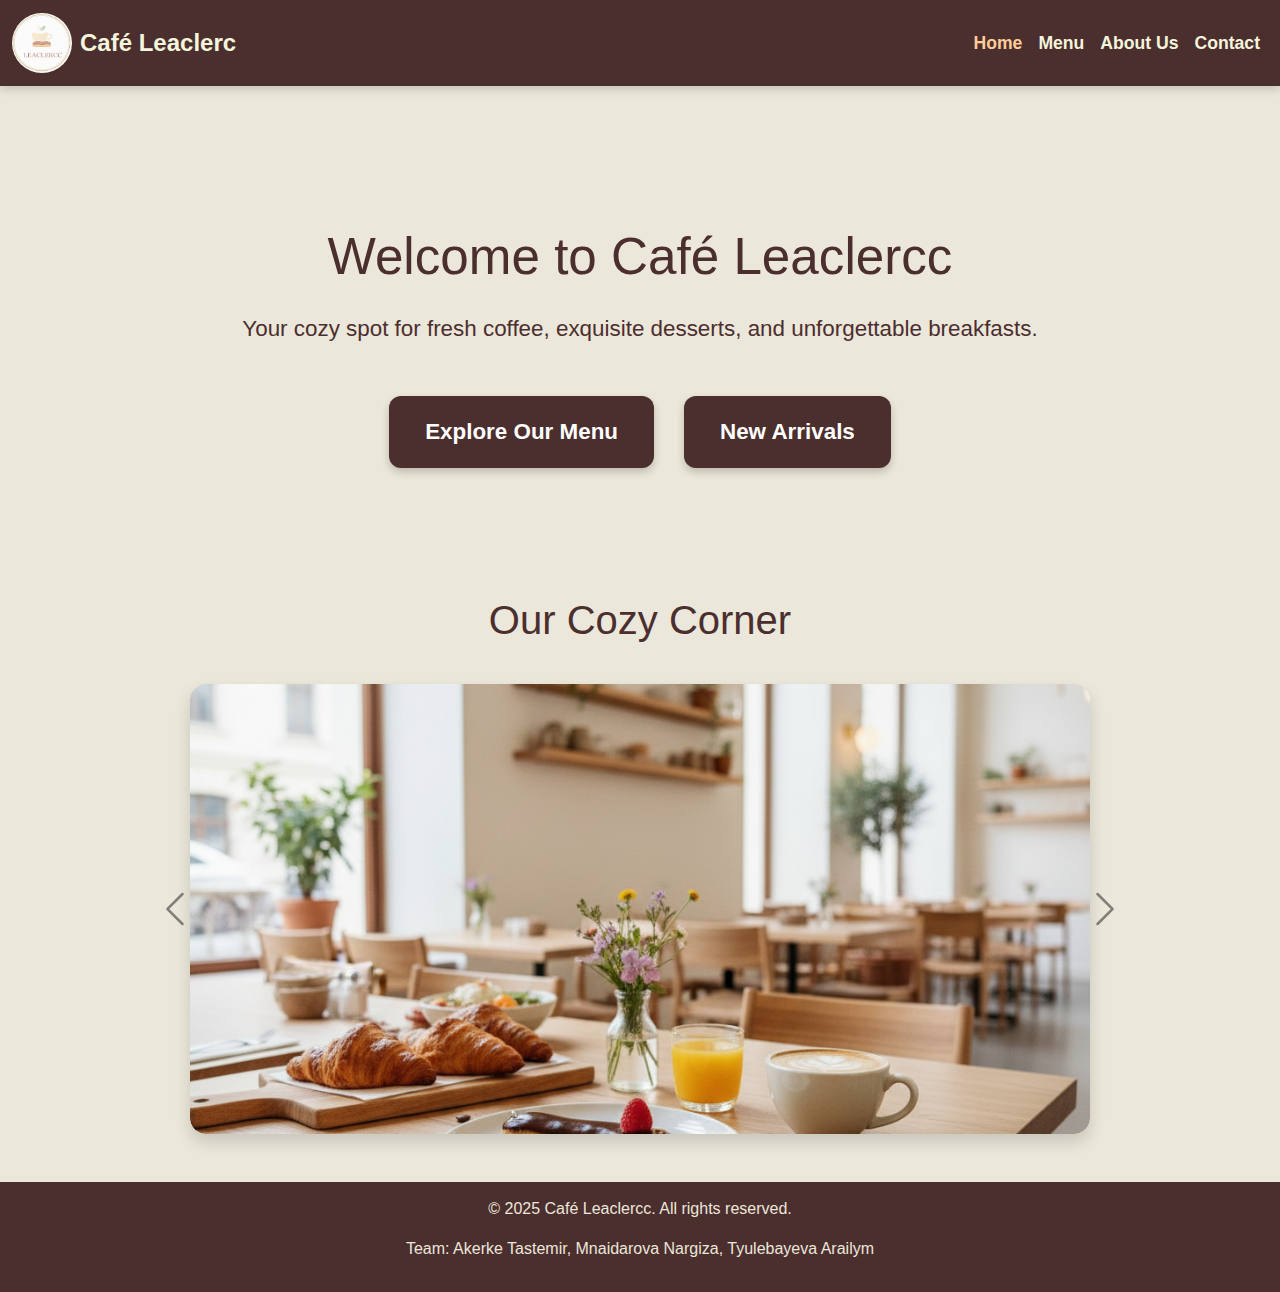
<file: index.html>
<!DOCTYPE html>
<html lang="en">
    <head>
        <meta charset="UTF-8">
        <meta name="viewport" content="width=device-width, initial-scale=1.0">
        <title>Café Leaclerc</title>
        <link href="https://cdn.jsdelivr.net/npm/bootstrap@5.3.0/dist/css/bootstrap.min.css" rel="stylesheet">
        <link rel="stylesheet" href="akerke.css">
    </head>
    <body class="index">

        <!-- Header & Navigation -->
        <header>
            <nav class="navbar navbar-expand-lg navbar-dark bg-dark">
                <div class="container-fluid">
                    <a class="navbar-brand d-flex align-items-center" href="index.html">
                        <img src="images/logo.png" alt="Café Leaclerc Logo" width="60" height="60" class="rounded-circle me-2">
                        Café Leaclerc
                    </a>
                    <!-- button for mobile menu -->
                    <button class="navbar-toggler" type="button" data-bs-toggle="collapse" data-bs-target="#navbarNav">
                        <span class="navbar-toggler-icon"></span>
                    </button>

                    <!-- Menu -->
                    <div class="collapse navbar-collapse" id="navbarNav">
                        <ul class="navbar-nav ms-auto">
                            <li class="nav-item"><a class="nav-link active" href="index.html">Home</a></li>
                            <li class="nav-item"><a class="nav-link" href="menu.html">Menu</a></li>
                            <li class="nav-item"><a class="nav-link" href="about.html">About Us</a></li>
                            <li class="nav-item"><a class="nav-link" href="contact.html">Contact</a></li>
                        </ul>
                    </div>
                </div>
            </nav>
        </header>

        <!-- Hero Section -->
        <section class="hero">
            <h1>Welcome to Café Leaclercс</h1>
            <p>Your cozy spot for fresh coffee, exquisite desserts, and unforgettable breakfasts.</p>
            <div class="hero-buttons">
                <a href="menu.html" class="btn explore-btn">Explore Our Menu</a>
                <a href="new.html" class="btn new-btn">New Arrivals</a>
            </div>
        </section>

        <!-- Gallery Section (Bootstrap Carousel) -->
        <section class="gallery text-center py-5">
            <h2>Our Cozy Corner</h2>
            <div id="cafeCarousel" class="carousel slide mx-auto" data-bs-ride="carousel" style="max-width: 900px;">
                <div class="carousel-inner rounded-4 shadow">

                    <div class="carousel-item active">
                        <img src="images/cafe1.png" class="d-block w-100 rounded-4" alt="Cafe interior">
                        <div class="carousel-caption d-none d-md-block">
                        <h5>Café Interior</h5>
                        </div>
                    </div>

                    <div class="carousel-item">
                        <img src="images/4.jpg" class="d-block w-100 rounded-4" alt="Table and coffee">
                        <div class="carousel-caption d-none d-md-block">
                        <h5>Table and Coffee</h5>
                        </div>
                    </div>

                    <div class="carousel-item">
                        <img src="images/Off.png" class="d-block w-100 rounded-4" alt="Our Waiters">
                        <div class="carousel-caption d-none d-md-block">
                        <h5>Our Waiters</h5>
                        </div>
                    </div>

                    <div class="carousel-item">
                        <img src="images/D.png" class="d-block w-100 rounded-4" alt="Desserts">
                        <div class="carousel-caption d-none d-md-block">
                        <h5>Sweet Treats</h5>
                        </div>
                    </div>

                    <div class="carousel-item">
                        <img src="images/P.png" class="d-block w-100 rounded-4" alt="Our Chefs">
                        <div class="carousel-caption d-none d-md-block">
                        <h5>Our Chefs</h5>
                        </div>
                    </div>

                    <div class="carousel-item">
                        <img src="images/F.png" class="d-block w-100 rounded-4" alt="Friendly Vibes">
                        <div class="carousel-caption d-none d-md-block">
                        <h5>Friendly Vibes</h5>
                        </div>
                    </div>

                    <div class="carousel-item">
                        <img src="images/B.png" class="d-block w-100 rounded-4" alt="Our Barista">
                        <div class="carousel-caption d-none d-md-block">
                        <h5>Our Barista</h5>
                        </div>
                    </div>

                    <div class="carousel-item">
                        <img src="images/View.png" class="d-block w-100 rounded-4" alt="Street View">
                        <div class="carousel-caption d-none d-md-block">
                        <h5>Street View</h5>
                        </div>
                    </div>

                    <div class="carousel-item">
                        <img src="images/Chair.png" class="d-block w-100 rounded-4" alt="Cozy Chairs">
                        <div class="carousel-caption d-none d-md-block">
                        <h5>Comfort Corner</h5>
                        </div>
                    </div>
                </div>

            <!-- Controls -->
            <button class="carousel-control-prev" type="button" data-bs-target="#cafeCarousel" data-bs-slide="prev">
                <span class="carousel-control-prev-icon"></span>
            </button>
            <button class="carousel-control-next" type="button" data-bs-target="#cafeCarousel" data-bs-slide="next">
                <span class="carousel-control-next-icon"></span>
            </button>
            </div>
        </section>

        <!-- Footer -->
        <footer>
            <p>© 2025 Café Leaclerсc. All rights reserved.</p>
            <p>Team: Akerke Tastemir, Mnaidarova Nargiza, Tyulebayeva Arailym</p>
        </footer>
        <!-- Bootstrap JS -->
        <script src="https://cdn.jsdelivr.net/npm/bootstrap@5.3.0/dist/js/bootstrap.bundle.min.js"></script>
    </body>
</html>
</file>
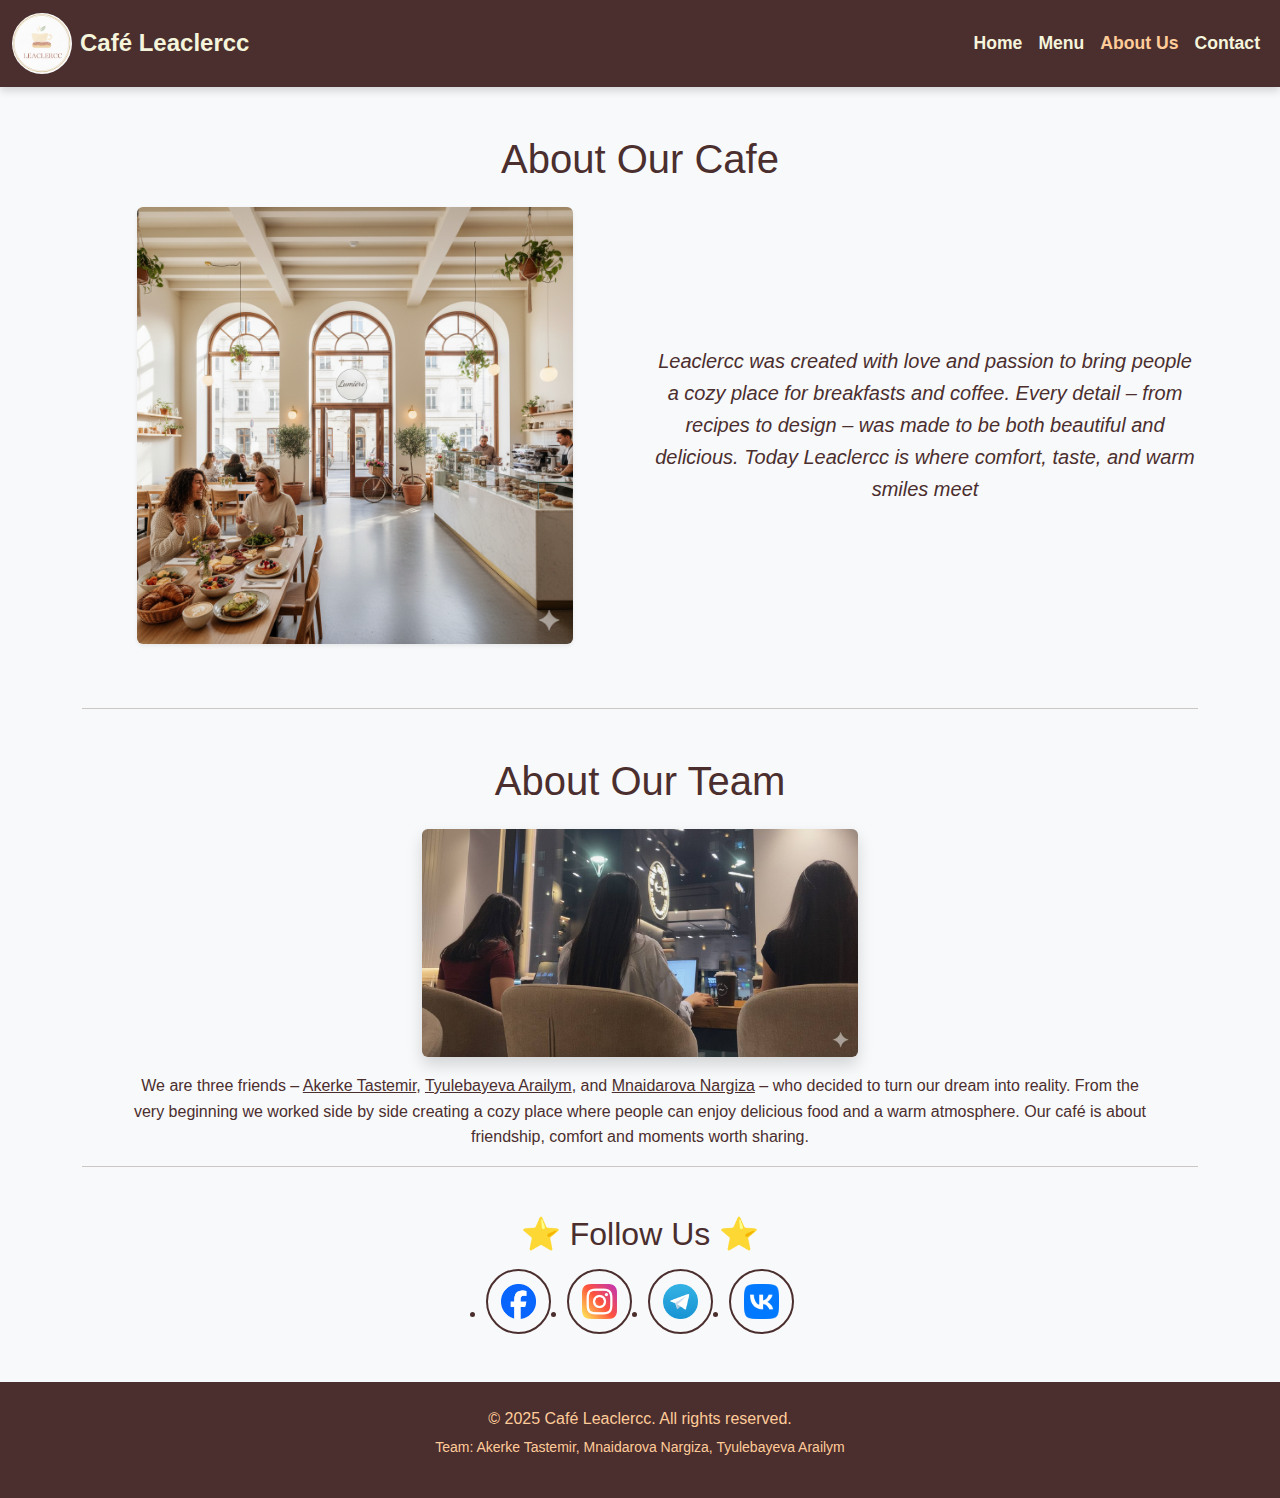
<file: about.html>
<!DOCTYPE html>
<html lang="en">
    <head>
    <meta charset="UTF-8" />
    <meta name="viewport" content="width=device-width, initial-scale=1.0" />
    <title>Contact – Café Leaclercc</title>

    <link href="https://cdn.jsdelivr.net/npm/bootstrap@5.3.3/dist/css/bootstrap.min.css" rel="stylesheet"/>
    <link rel="stylesheet" href="arai.css" />
    </head>
    <body class="about bg-light">
        <header>
            <nav class="navbar navbar-expand-lg navbar-dark" style="background-color:#4b2e2e;">
                <div class="container-fluid"> <a class="navbar-brand text-light fw-bold d-flex align-items-center"
                        href="index.html"> <img src="images/logo.png" alt="Café Leaclercc Logo" width="60"
                            class="me-2 rounded-circle" /> Café Leaclercc </a> <button class="navbar-toggler bg-light"
                        type="button" data-bs-toggle="collapse" data-bs-target="#navbarNav"> <span
                            class="navbar-toggler-icon"></span> </button>
                    <div class="collapse navbar-collapse justify-content-end" id="navbarNav">
                        <ul class="navbar-nav">
                            <li class="nav-item"><a class="nav-link text-light" href="index.html">Home</a></li>
                            <li class="nav-item"><a class="nav-link text-light" href="menu.html">Menu</a></li>
                            <li class="nav-item"><a class="nav-link active text-warning" href="about.html">About Us</a></li>
                            <li class="nav-item"><a class="nav-link text-light" href="contact.html">Contact</a></li>
                        </ul>
                    </div>
                </div>
            </nav>
        </header>
        <main class="container my-5">
            <section class="about-section text-center mb-5">
                <h1 class="mb-4">About Our Cafe</h1>
                <div class="row align-items-center">
                    <div class="col-lg-6 col-md-12 mb-3"> <img src="images/aboutimg.png" alt="Our Team"
                            class="img-fluid rounded shadow-sm" /> </div>
                    <div class="col-lg-6 col-md-12">
                        <p class="lead fst-italic"> Leaclercc was created with love and passion to bring people a cozy place
                            for breakfasts and coffee. Every detail – from recipes to design – was made to be both beautiful
                            and delicious. Today Leaclercc is where comfort, taste, and warm smiles meet </p>
                    </div>
                </div>
            </section>
            <hr />
            <section class="team-section text-center mt-5">
                <h1 class="mb-4">About Our Team</h1>
                <div class="row justify-content-center">
                    <div class="col-lg-6 col-md-8"> <img src="images/uss.jpg" alt="Girls Team"
                            class="img-fluid rounded shadow mb-3" /> </div>
                </div>
                <p class="px-lg-5"> We are three friends – <u>Akerke Tastemir</u>, <u>Tyulebayeva Arailym</u>, and
                    <u>Mnaidarova Nargiza</u> – who decided to turn our dream into reality. From the very beginning we
                    worked side by side creating a cozy place where people can enjoy delicious food and a warm atmosphere.
                    Our café is about friendship, comfort and moments worth sharing. </p>
            </section>
            <hr />
            <section class="social-links text-center mt-5">
                <h2 class="mb-3">&#11088; Follow Us &#11088;</h2>
                <ul class="social d-flex justify-content-center gap-3 flex-wrap p-0 m-0">
                    <li class="as1"> <a href="https://facebook.com/" target="_blank"> <img src="images/fac.png" width="40"
                                alt="Facebook" /> </a> </li>
                    <li class="as2"> <a href="https://instagram.com/" target="_blank"> <img src="images/ins.png" width="40"
                                alt="Instagram" /> </a> </li>
                    <li class="as3"> <a href="https://web.telegram.org/a/" target="_blank"> <img src="images/teleg.png"
                                width="40" alt="Telegram" /> </a> </li>
                    <li class="as4"> <a href="https://vk.com/" target="_blank"> <img src="images/vk1.png" width="40"
                                alt="VK" /> </a> </li>
                </ul>
            </section>
        </main>
        <footer class="text-center mt-5 py-4" style="background-color:#4b2e2e; color:#ffcc99;">
            <p class="mb-1">© 2025 Café Leaclercc. All rights reserved.</p>
            <p class="small">Team: Akerke Tastemir, Mnaidarova Nargiza, Tyulebayeva Arailym</p>
        </footer>
        <script src="https://cdn.jsdelivr.net/npm/bootstrap@5.3.3/dist/js/bootstrap.bundle.min.js"></script>
    </body>
</html>
</file>
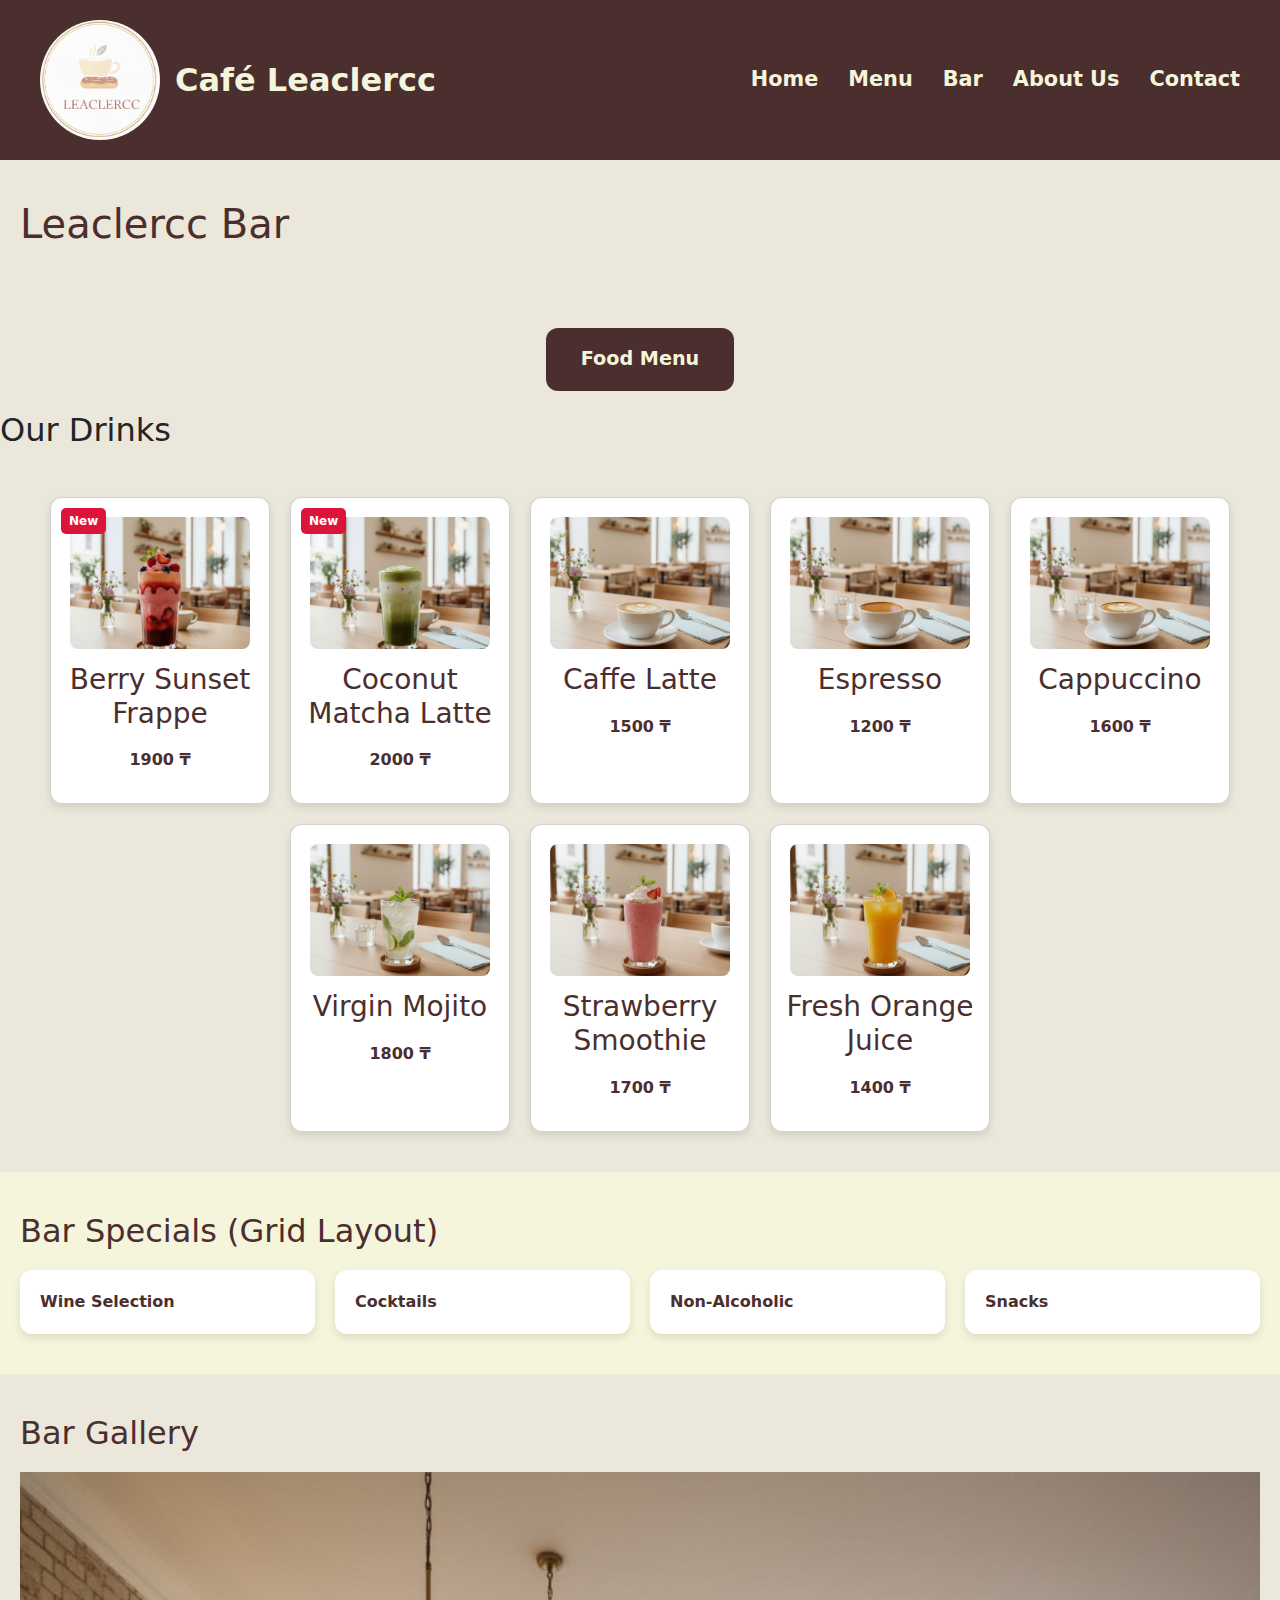
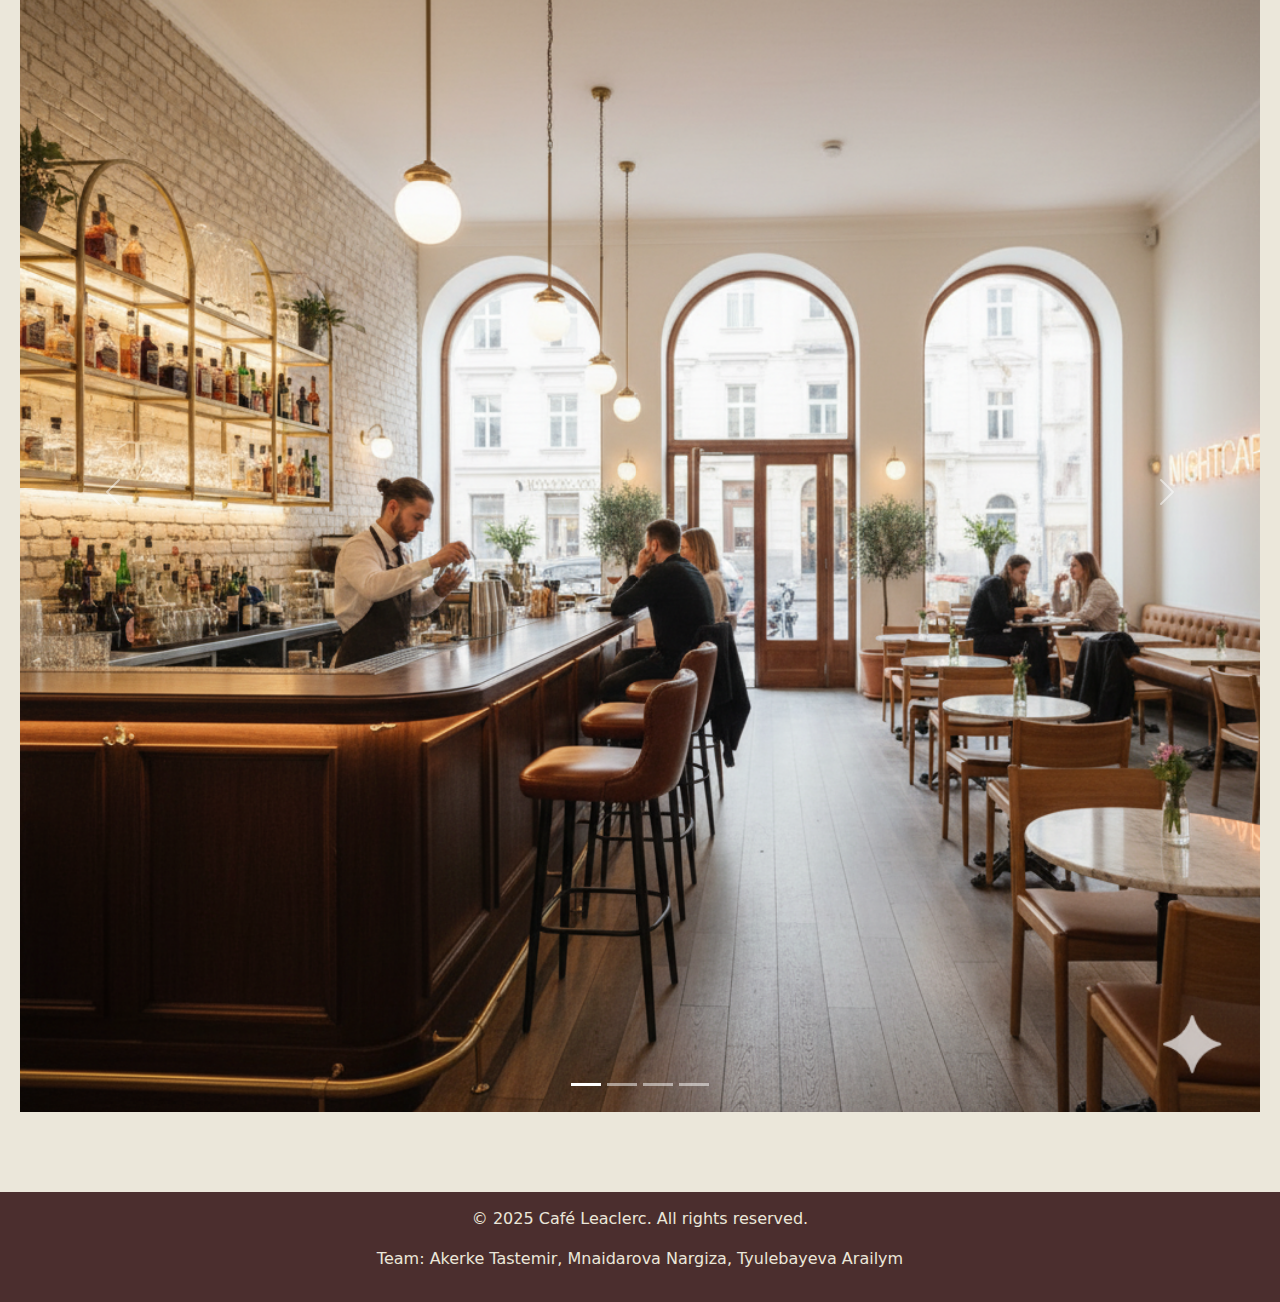
<file: bar.html>
<!DOCTYPE html>
<html lang="en">
    <head>
        <meta charset="UTF-8">
        <title>Bar Menu</title>
        <link rel="stylesheet" href="style.css">
            <!-- Bootstrap CSS -->
            <link href="https://cdn.jsdelivr.net/npm/bootstrap@5.3.3/dist/css/bootstrap.min.css" rel="stylesheet">
            <!-- Bootstrap JS -->
            <script src="https://cdn.jsdelivr.net/npm/bootstrap@5.3.3/dist/js/bootstrap.bundle.min.js"></script>

    </head>
    <body class="bar">

    <header>
    <nav>
        <div class="logo">
        <img src="images/logo.png" alt="Café Leaclerc Logo">
        <span>Café Leaclercс</span>
        </div>
        <ul>
        <li><a href="index.html">Home</a></li>
        <li><a href="menu.html">Menu</a></li>
        <li><a href="bar.html">Bar</a></li>
        <li><a href="about.html">About Us</a></li>
        <li><a href="contact.html">Contact</a></li>
        </ul>
    </nav>
    </header>

    <section class="bar-section">
    <h1>Leaclercс Bar</h1>
    </section>

    <nav class="submenu">
    <a href="menu.html">Food Menu</a>
    </nav>

    <div class="section" id="drinks">
    <h2>Our Drinks</h2>
    <div class="cards">
        <div class="card">
        <span class="new-label">New</span>
        <img src="images/berryfrappe.jpg" alt="Berry Sunset Frappe">
        <h3>Berry Sunset Frappe</h3>
        <p class="price">1900 ₸</p>
        </div>
        <div class="card">
        <span class="new-label">New</span>
        <img src="images/matchalatte.jpg" alt="Coconut Matcha Latte">
        <h3>Coconut Matcha Latte</h3>
        <p class="price">2000 ₸</p>
        </div>
        <div class="card">
        <img src="images/latte.jpg" alt="Caffe Latte">
        <h3>Caffe Latte</h3>
        <p class="price">1500 ₸</p>
        </div>
        <div class="card">
        <img src="images/espresso.jpg" alt="Espresso">
        <h3>Espresso</h3>
        <p class="price">1200 ₸</p>
        </div>
        <div class="card">
        <img src="images/cappuccino.jpg" alt="Cappuccino">
        <h3>Cappuccino</h3>
        <p class="price">1600 ₸</p>
        </div>
        <div class="card">
        <img src="images/mojito.jpg" alt="Virgin Mojito">
        <h3>Virgin Mojito</h3>
        <p class="price">1800 ₸</p>
        </div>
        <div class="card">
        <img src="images/strawberrysmoothie.jpg" alt="Strawberry Smoothie">
        <h3>Strawberry Smoothie</h3>
        <p class="price">1700 ₸</p>
        </div>
        <div class="card">
        <img src="images/orangejuice.jpg" alt="Fresh Orange Juice">
        <h3>Fresh Orange Juice</h3>
        <p class="price">1400 ₸</p>
        </div>
    </div>
    </div>

    <!-- Task 3: Grid Layout -->
    <section class="grid-layout">
    <h2>Bar Specials (Grid Layout)</h2>
    <div class="grid-container">
        <div class="grid-item">Wine Selection</div>
        <div class="grid-item">Cocktails</div>
        <div class="grid-item">Non-Alcoholic</div>
        <div class="grid-item">Snacks</div>
    </div>
    </section>

    <!-- Task 4: Gallery -->
    <section class="gallery">
    <h2>Bar Gallery</h2>

    <div id="barCarousel" class="carousel slide" data-bs-ride="carousel">
        <div class="carousel-indicators">
        <button type="button" data-bs-target="#barCarousel" data-bs-slide-to="0" class="active"></button>
        <button type="button" data-bs-target="#barCarousel" data-bs-slide-to="1"></button>
        <button type="button" data-bs-target="#barCarousel" data-bs-slide-to="2"></button>
        <button type="button" data-bs-target="#barCarousel" data-bs-slide-to="3"></button>
        </div>

        <div class="carousel-inner">
        <div class="carousel-item active">
            <img src="images/gallery1.jpg" class="d-block w-100" alt="Bar Interior">
        </div>
        <div class="carousel-item">
            <img src="images/gallery2.jpg" class="d-block w-100" alt="Cocktail">
        </div>
        <div class="carousel-item">
            <img src="images/gallery3.jpg" class="d-block w-100" alt="Barista at Work">
        </div>
        <div class="carousel-item">
            <img src="images/gallery4.jpg" class="d-block w-100" alt="Evening Vibes">
        </div>
        </div>

        <button class="carousel-control-prev" type="button" data-bs-target="#barCarousel" data-bs-slide="prev">
        <span class="carousel-control-prev-icon"></span>
        </button>
        <button class="carousel-control-next" type="button" data-bs-target="#barCarousel" data-bs-slide="next">
        <span class="carousel-control-next-icon"></span>
        </button>
    </div>
    </section>


    <footer>
    <p>© 2025 Café Leaclerc. All rights reserved.</p>
    <p>Team: Akerke Tastemir, Mnaidarova Nargiza, Tyulebayeva Arailym</p>
    </footer>

    </body>
</html>
</file>
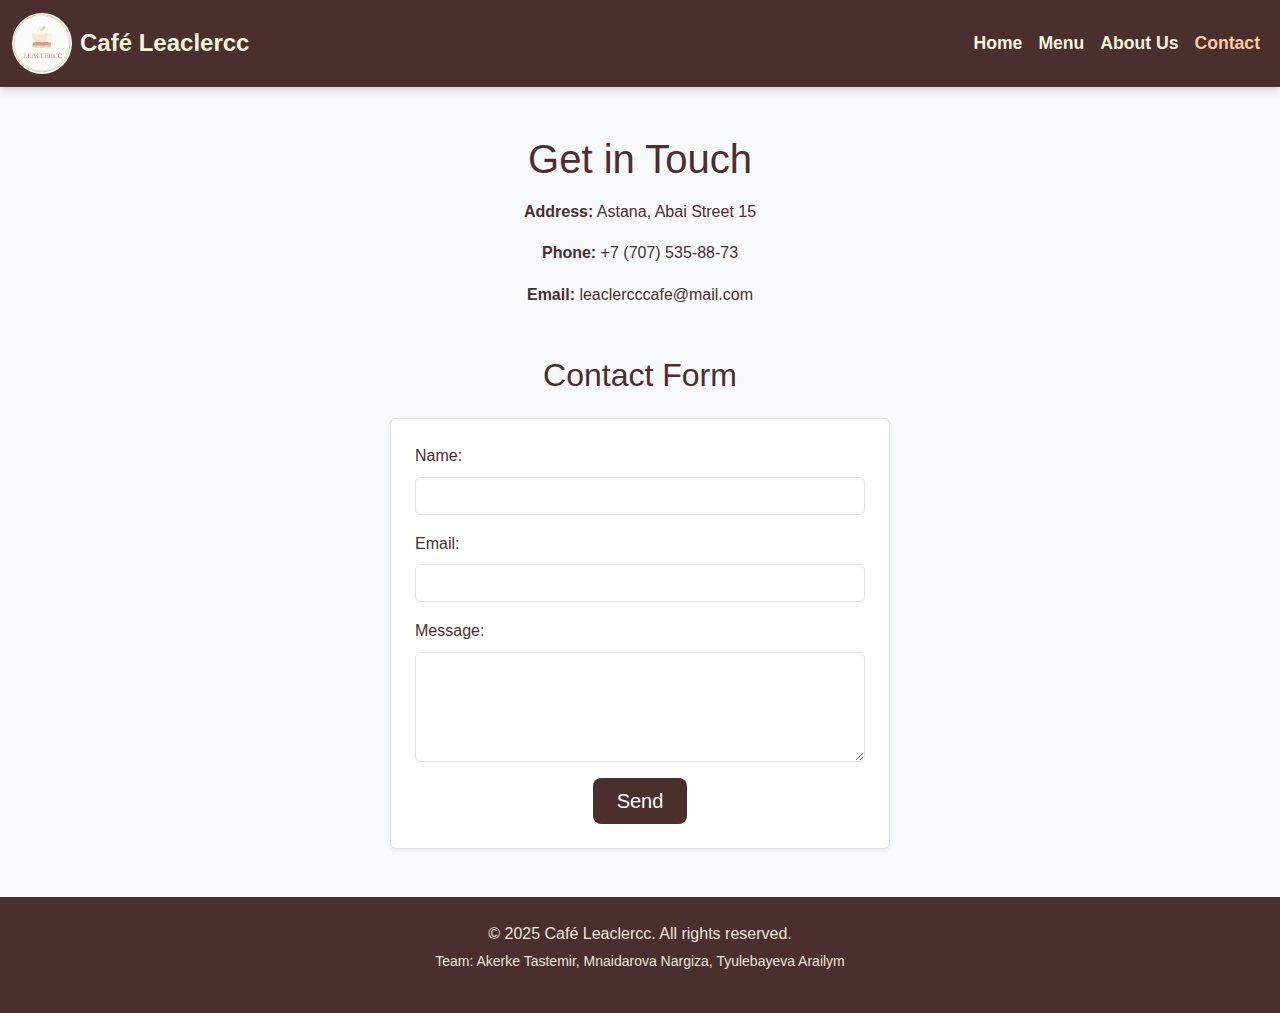
<file: contact.html>
<!DOCTYPE html>
<html lang="en">
    <head>
        <meta charset="UTF-8" />
        <meta name="viewport" content="width=device-width, initial-scale=1.0" />
        <title>Contact – Café Leaclercc</title>
        <link
            href="https://cdn.jsdelivr.net/npm/bootstrap@5.3.3/dist/css/bootstrap.min.css"
            rel="stylesheet"
        />

        <link rel="stylesheet" href="arai.css" />
    </head>
    <body class="contact bg-light">
        <header>
            <nav class="navbar navbar-expand-lg" style="background-color:#4b2e2e;">
                <div class="container-fluid"> <a class="navbar-brand text-light fw-bold d-flex align-items-center"
                        href="index.html"> <img src="images/logo.png" alt="Café Leaclercc Logo" width="60"
                            class="me-2 rounded-circle" /> Café Leaclercc </a> <button class="navbar-toggler bg-light"
                        type="button" data-bs-toggle="collapse" data-bs-target="#nav"> <span
                            class="navbar-toggler-icon"></span> </button>
                    <div class="collapse navbar-collapse justify-content-end" id="nav">
                        <ul class="navbar-nav">
                            <li class="nav-item"><a class="nav-link text-light" href="index.html">Home</a></li>
                            <li class="nav-item"><a class="nav-link text-light" href="menu.html">Menu</a></li>
                            <li class="nav-item"><a class="nav-link text-light" href="about.html">About Us</a></li>
                            <li class="nav-item"><a class="nav-link active text-warning" href="contact.html">Contact</a>
                            </li>
                        </ul>
                    </div>
                </div>
            </nav>
        </header>
        <main class="container my-5">
            <section class="contacts text-center mb-5">
                <h1 class="mb-3">Get in Touch</h1>
                <p><strong>Address:</strong> Astana, Abai Street 15</p>
                <p><strong>Phone:</strong> +7 (707) 535-88-73</p>
                <p><strong>Email:</strong> leaclercccafe@mail.com</p>
            </section>
            <section class="form-section">
                <h2 class="text-center mb-4">Contact Form</h2>
                <form class="mx-auto p-4 border rounded shadow-sm bg-white" style="max-width:500px;">
                    <div class="mb-3"> <label for="name" class="form-label">Name:</label> <input type="text" id="name"
                            name="name" class="form-control" required /> </div>
                    <div class="mb-3"> <label for="email" class="form-label">Email:</label> <input type="email" id="email"
                            name="email" class="form-control" required /> </div>
                    <div class="mb-3"> <label for="message" class="form-label">Message:</label> <textarea id="message"
                            name="message" rows="4" class="form-control" required></textarea> </div>
                    <div class="text-center"> <button type="submit" class="btn btn-primary btn-lg px-4">Send</button> </div>
                </form>
            </section>
        </main>
        <footer class="text-center mt-5 py-4" style="background-color:#4b2e2e; color:#EBE7DA;">
            <p class="mb-1">© 2025 Café Leaclercc. All rights reserved.</p>
            <p class="small">Team: Akerke Tastemir, Mnaidarova Nargiza, Tyulebayeva Arailym</p>
        </footer>
        <script src="https://cdn.jsdelivr.net/npm/bootstrap@5.3.3/dist/js/bootstrap.bundle.min.js"></script>
    </body>
</html>
</file>
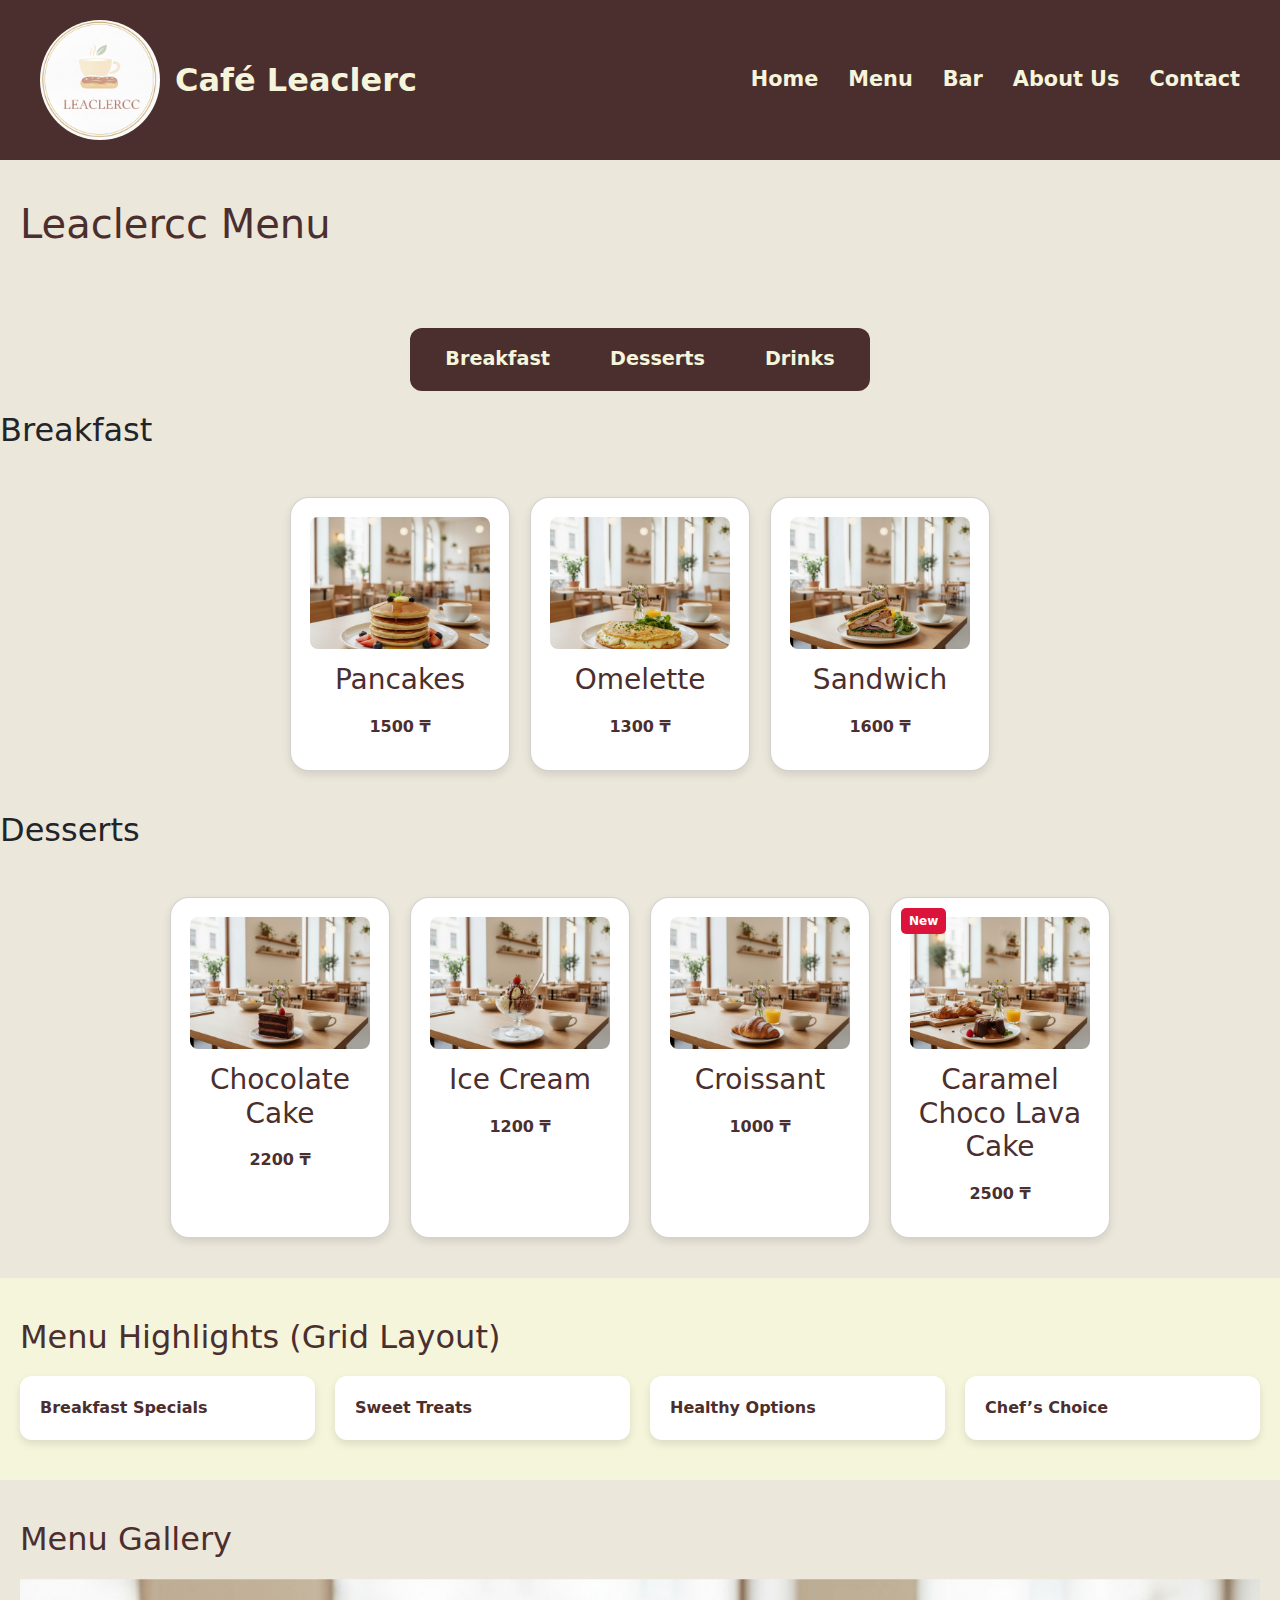
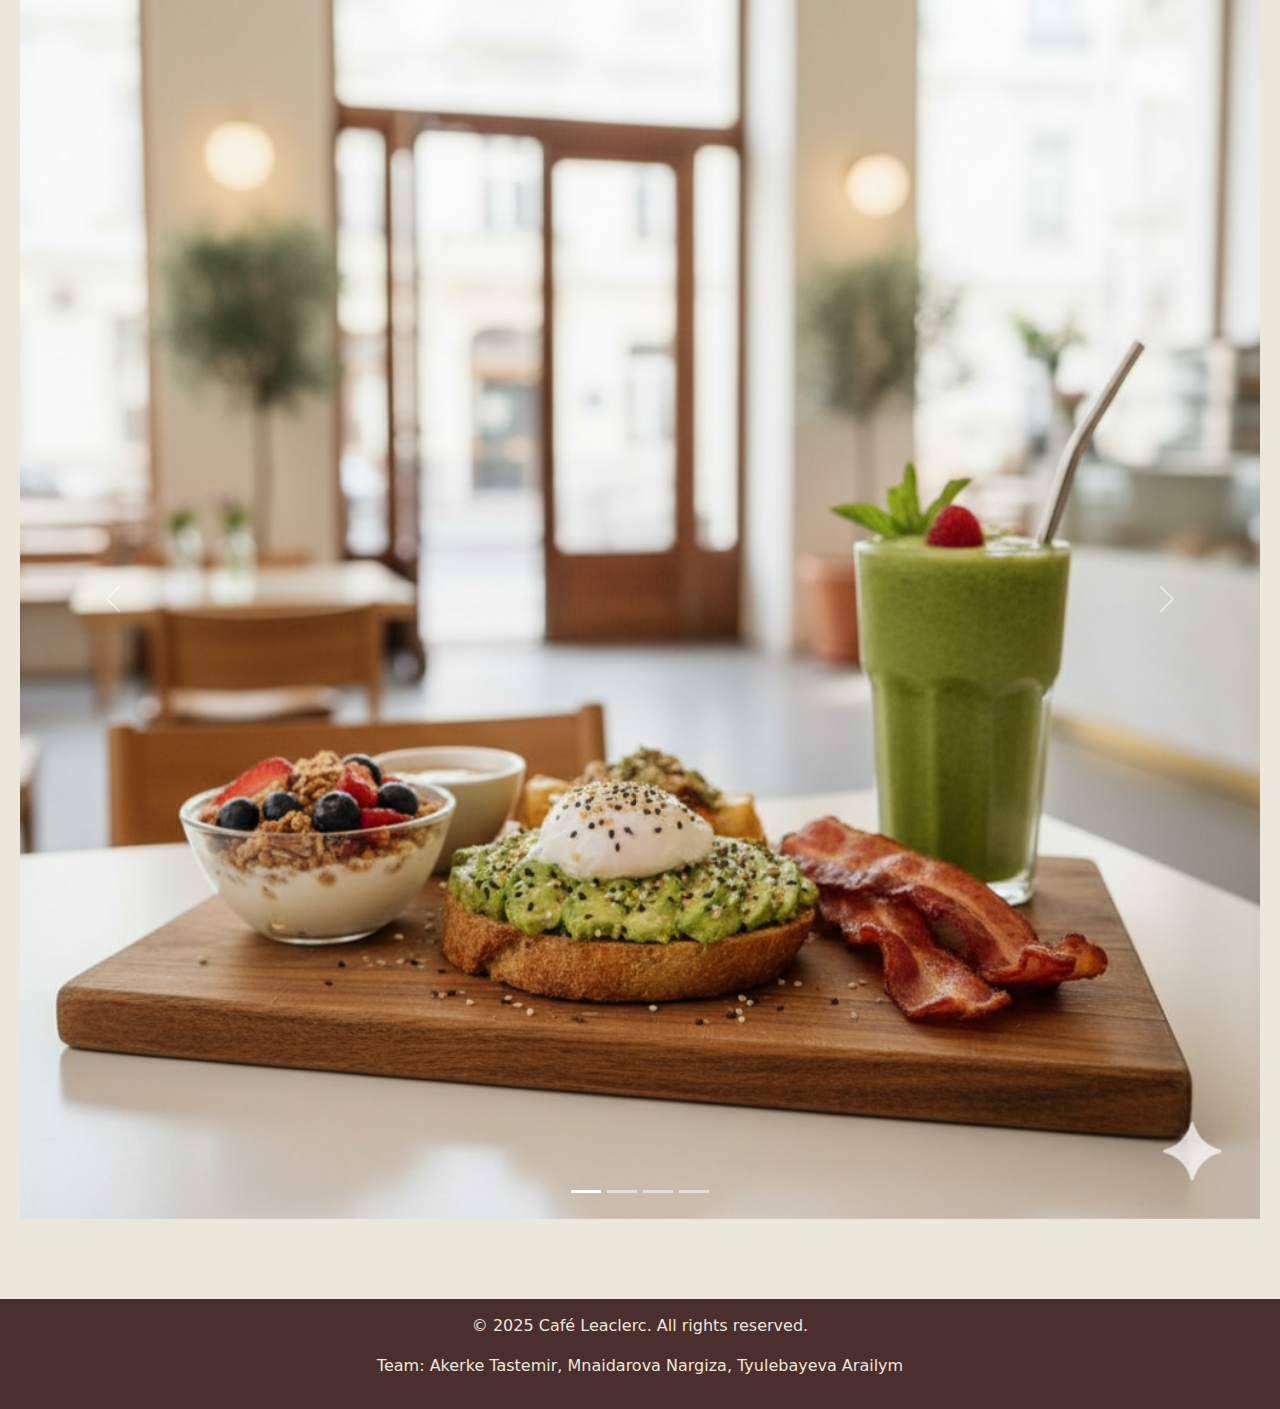
<file: menu.html>
<!DOCTYPE html>
<html lang="en">
    <head>
        <meta charset="UTF-8">
        <title>Food Menu</title>
        <link rel="stylesheet" href="style.css">
        <!-- Bootstrap CSS -->
        <link href="https://cdn.jsdelivr.net/npm/bootstrap@5.3.3/dist/css/bootstrap.min.css" rel="stylesheet">
        <meta name="viewport" content="width=device-width, initial-scale=1.0">
    </head>
    <body class="menu">

        <header>
            <nav>
                <div class="logo">
                    <img src="images/logo.png" alt="Café Leaclerc Logo">
                    <span>Café Leaclerc</span>
                </div>
                <ul>
                    <li><a href="index.html">Home</a></li>
                    <li><a href="menu.html">Menu</a></li>
                    <li><a href="bar.html">Bar</a></li>
                    <li><a href="about.html">About Us</a></li>
                    <li><a href="contact.html">Contact</a></li>
                </ul>
            </nav>
        </header>

        <section class="menu-section">
            <h1>Leaclercс Menu</h1>
        </section>

        <nav class="submenu">
            <a href="#breakfast">Breakfast</a>
            <a href="#desserts">Desserts</a>
            <a href="bar.html">Drinks</a>
        </nav>

        <div class="section" id="breakfast">
            <h2>Breakfast</h2>
            <div class="cards">
                <div class="card">
                    <img src="images/pancakes.jpg" alt="Pancakes">
                    <h3>Pancakes</h3>
                    <p class="price">1500 ₸</p>
                </div>
                <div class="card">
                    <img src="images/omelette.jpg" alt="Omelette">
                    <h3>Omelette</h3>
                    <p class="price">1300 ₸</p>
                </div>
                <div class="card">
                    <img src="images/sandwich.jpg" alt="Sandwich">
                    <h3>Sandwich</h3>
                    <p class="price">1600 ₸</p>
                </div>
            </div>
        </div>

        <div class="section" id="desserts">
            <h2>Desserts</h2>
            <div class="cards">
                <div class="card">
                    <img src="images/chocolatecake.jpg" alt="Chocolate Cake">
                    <h3>Chocolate Cake</h3>
                    <p class="price">2200 ₸</p>
                </div>
                <div class="card">
                    <img src="images/icecream.jpg" alt="Ice Cream">
                    <h3>Ice Cream</h3>
                    <p class="price">1200 ₸</p>
                </div>
                <div class="card">
                    <img src="images/croissant.jpg" alt="Croissant">
                    <h3>Croissant</h3>
                    <p class="price">1000 ₸</p>
                </div>
                <div class="card">
                    <span class="new-label">New</span>
                    <img src="images/lavacake.jpg" alt="Caramel Choco Lava Cake">
                    <h3>Caramel Choco Lava Cake</h3>
                    <p class="price">2500 ₸</p>
                </div>
            </div>
        </div>

        <!-- Task 3: Grid Layout -->
        <section class="grid-layout">
            <h2>Menu Highlights (Grid Layout)</h2>
            <div class="grid-container">
                <div class="grid-item">Breakfast Specials</div>
                <div class="grid-item">Sweet Treats</div>
                <div class="grid-item">Healthy Options</div>
                <div class="grid-item">Chef’s Choice</div>
            </div>
        </section>

        <!-- Task 4: Gallery -->
        <section class="gallery">
        <h2>Menu Gallery</h2>

        <div id="menuCarousel" class="carousel slide" data-bs-ride="carousel">
            <div class="carousel-indicators">
            <button type="button" data-bs-target="#menuCarousel" data-bs-slide-to="0" class="active"></button>
            <button type="button" data-bs-target="#menuCarousel" data-bs-slide-to="1"></button>
            <button type="button" data-bs-target="#menuCarousel" data-bs-slide-to="2"></button>
            <button type="button" data-bs-target="#menuCarousel" data-bs-slide-to="3"></button>
            </div>

            <div class="carousel-inner">
            <div class="carousel-item active">
                <img src="images/gallery5.jpg" class="d-block w-100" alt="Breakfast Dish">
            </div>
            <div class="carousel-item">
                <img src="images/gallery6.jpg" class="d-block w-100" alt="Dessert Plate">
            </div>
            <div class="carousel-item">
                <img src="images/gallery7.jpg" class="d-block w-100" alt="Healthy Bowl">
            </div>
            <div class="carousel-item">
                <img src="images/gallery8.jpg" class="d-block w-100" alt="Chef Special">
            </div>
            </div>

            <button class="carousel-control-prev" type="button" data-bs-target="#menuCarousel" data-bs-slide="prev">
            <span class="carousel-control-prev-icon"></span>
            </button>
            <button class="carousel-control-next" type="button" data-bs-target="#menuCarousel" data-bs-slide="next">
            <span class="carousel-control-next-icon"></span>
            </button>
        </div>
        </section>


        <footer>
            <p>© 2025 Café Leaclerc. All rights reserved.</p>
            <p>Team: Akerke Tastemir, Mnaidarova Nargiza, Tyulebayeva Arailym</p>
        </footer>
        <script src="https://cdn.jsdelivr.net/npm/bootstrap@5.3.3/dist/js/bootstrap.bundle.min.js"></script>
    </body>
</html>
</file>
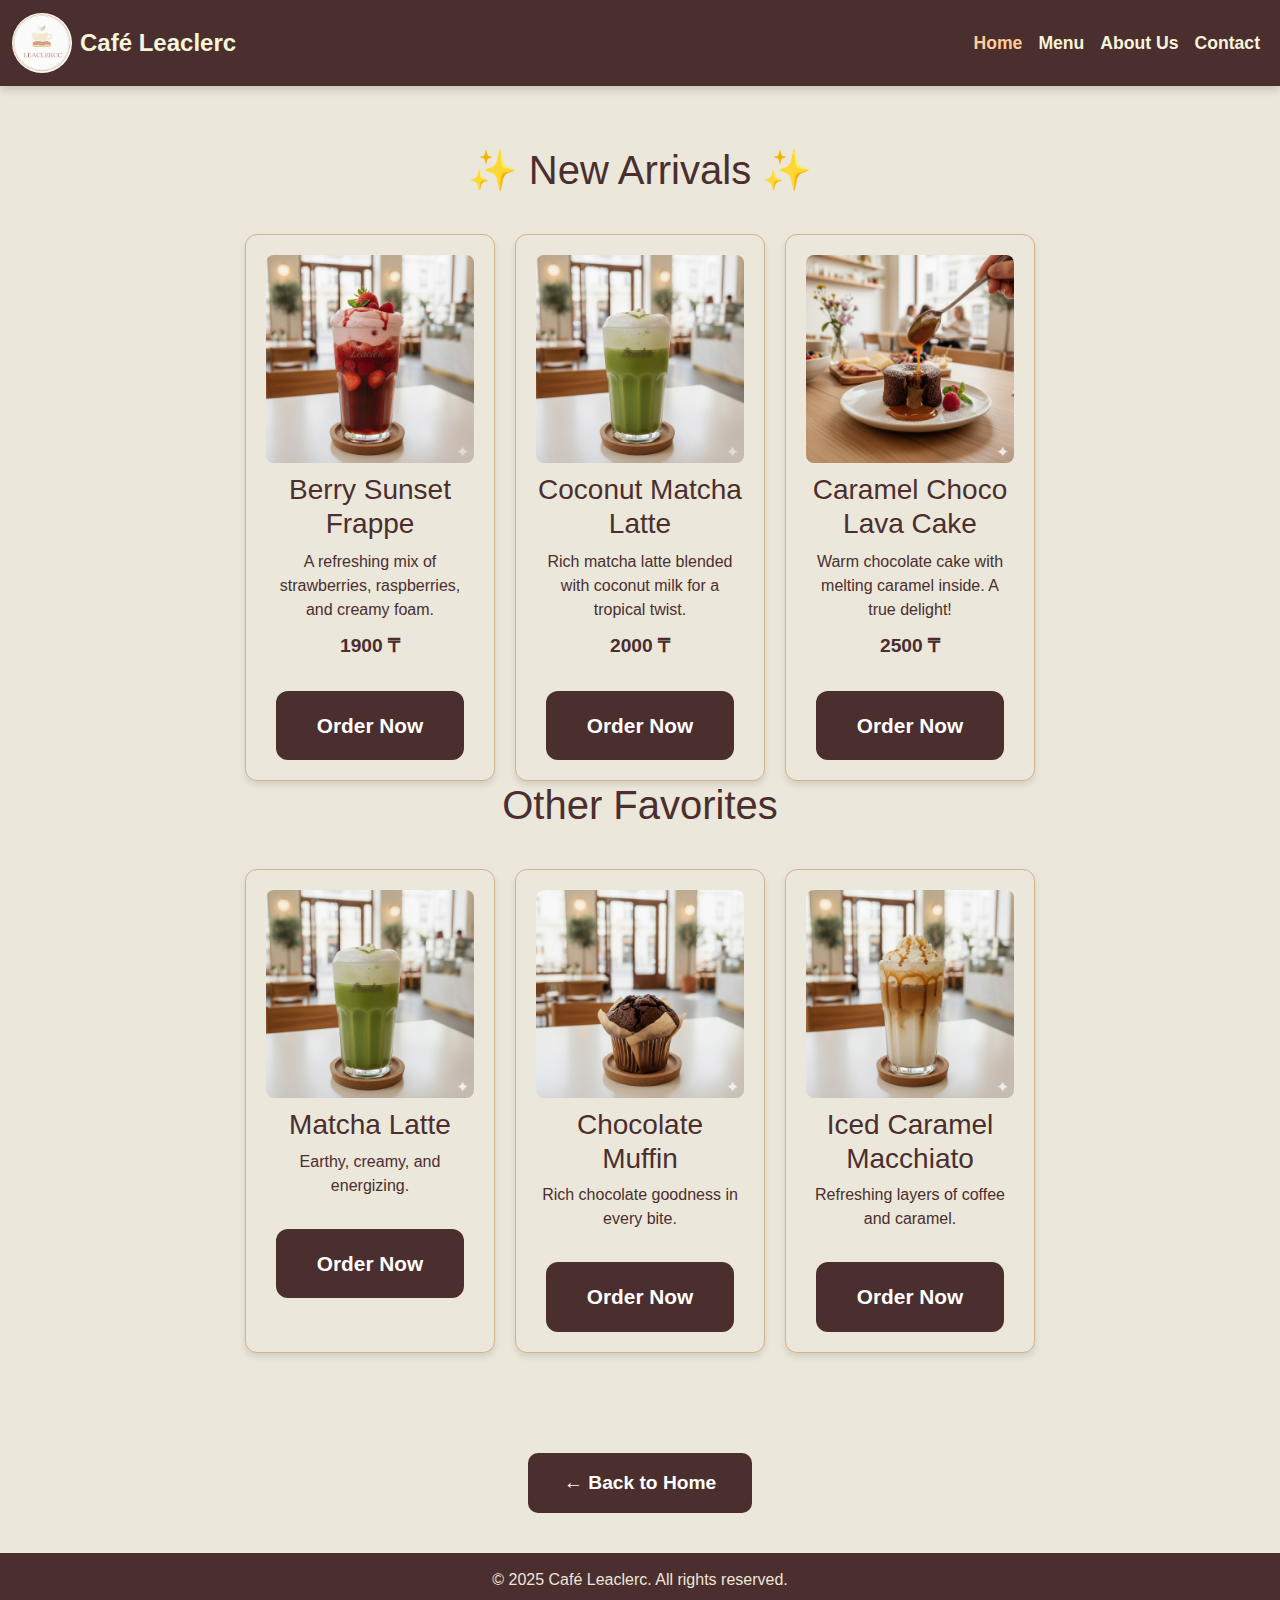
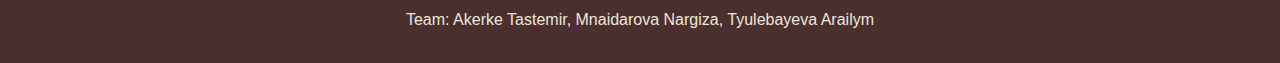
<file: new.html>
<!DOCTYPE html>
<html lang="en">
    <head>
        <meta charset="UTF-8">
        <meta name="viewport" content="width=device-width, initial-scale=1.0">
        <title>New Arrivals - Café Leaclerc</title>
        <link href="https://cdn.jsdelivr.net/npm/bootstrap@5.3.3/dist/css/bootstrap.min.css" rel="stylesheet">
        <link rel="stylesheet" href="akerke.css"/>
    </head>
    <body class="new">

        <!-- Header & Navigation -->
        <header>
            <nav class="navbar navbar-expand-lg navbar-dark bg-dark">
                <div class="container-fluid">
                    <a class="navbar-brand d-flex align-items-center" href="index.html">
                        <img src="images/logo.png" alt="Café Leaclerc Logo" width="60" height="60" class="rounded-circle me-2">
                        Café Leaclerc
                    </a>
                    <button class="navbar-toggler" type="button" data-bs-toggle="collapse" data-bs-target="#navbarNav">
                        <span class="navbar-toggler-icon"></span>
                    </button>
                    <div class="collapse navbar-collapse" id="navbarNav">
                        <ul class="navbar-nav ms-auto">
                        <li class="nav-item"><a class="nav-link active" href="index.html">Home</a></li>
                        <li class="nav-item"><a class="nav-link" href="menu.html">Menu</a></li>
                        <li class="nav-item"><a class="nav-link" href="about.html">About Us</a></li>
                        <li class="nav-item"><a class="nav-link" href="contact.html">Contact</a></li>
                        </ul>
                    </div>
                </div>
            </nav>
        </header>
<!-- New Arrivals Section -->
        <section class="new-arrivals">
            <h2>✨ New Arrivals ✨</h2>
            <div class="items">
                <div class="item">
                    <img src="images/1new.png" alt="Berry Sunset Frappe">
                    <h3>Berry Sunset Frappe</h3>
                    <p class="description">A refreshing mix of strawberries, raspberries, and creamy foam.</p>
                    <p class="price">1900 ₸</p>
                    <a href="menu.html" class="btn order-btn">Order Now</a>
                </div>
                <div class="item">
                    <img src="images/2new.png" alt="Coconut Matcha Latte">
                    <h3>Coconut Matcha Latte</h3>
                    <p class="description">Rich matcha latte blended with coconut milk for a tropical twist.</p>
                    <p class="price">2000 ₸</p>
                    <a href="menu.html" class="btn order-btn">Order Now</a>
                </div>
                <div class="item">
                    <img src="images/3new.png" alt="Caramel Choco Lava Cake">
                    <h3>Caramel Choco Lava Cake</h3>
                    <p class="description">Warm chocolate cake with melting caramel inside. A true delight!</p>
                    <p class="price">2500 ₸</p>
                    <a href="menu.html" class="btn order-btn">Order Now</a>
                </div>
            </div>
            <h2>Other Favorites</h2>
            <div class="items">
                <div class="item">
                    <img src="images/4new.png" alt="Matcha Latte">
                    <h3>Matcha Latte</h3>
                    <p>Earthy, creamy, and energizing.</p>
                    <a href="menu.html" class="btn order-btn">Order Now</a>
                </div>
                <div class="item">
                    <img src="images/5new.png" alt="Chocolate Muffin">
                    <h3>Chocolate Muffin</h3>
                    <p>Rich chocolate goodness in every bite.</p>
                    <a href="menu.html" class="btn order-btn">Order Now</a>
                </div>
                <div class="item">
                    <img src="images/6new.png" alt="Iced Caramel Macchiato">
                    <h3>Iced Caramel Macchiato</h3>
                    <p>Refreshing layers of coffee and caramel.</p>
                    <a href="menu.html" class="btn order-btn">Order Now</a>
                </div>
            </div>
        </section>
        <!-- Back Button -->
        <div class="new-back">
             <a href="index.html" class="btn new-back-btn">← Back to Home</a>
        </div>
        <!-- Footer -->
        <footer>
            <p>© 2025 Café Leaclerc. All rights reserved.</p>
            <p>Team: Akerke Tastemir, Mnaidarova Nargiza, Tyulebayeva Arailym</p>
        </footer>
        <script src="https://cdn.jsdelivr.net/npm/bootstrap@5.3.0/dist/js/bootstrap.bundle.min.js"></script>
    </body>
</html>
</file>
<file: arai.css>
@media (max-width: 768px) {
  .img-fluid {
    max-width: 100%;
  }

  .navbar .navbar-brand {
    font-size: 1.3rem;
  }

  .contact form {
    padding: 15px;
  }
}

/* === GENERAL STYLES FOR BOTH PAGES === */
body.about,
body.contact {
  background-color: #ffcc99;
  font-family: Arial, sans-serif;
  color: #4b2e2e;
  line-height: 1.6;
}

/* === NAVBAR === */
.navbar {
  background-color: #4b2e2e !important;
  box-shadow: 0 4px 8px rgba(0, 0, 0, 0.15);
}

.navbar-brand {
  color: #f5f5dc !important;
  font-weight: bold;
  font-size: 1.5rem;
}

.navbar-brand:hover {
  color: #ffcc99 !important;
}

.navbar .nav-link {
  color: #f5f5dc !important;
  font-weight: bold;
  font-size: 1.1rem;
  text-decoration: none !important;
  transition: 0.3s;
}

.navbar .nav-link:hover,
.navbar .nav-link.active {
  color: #ffcc99 !important;
  text-decoration: none !important;
}

/* === IMAGES === */
.img-fluid {
  max-width: 80%;
  height: auto;
  border-radius: 10px;
  box-shadow: 0 4px 15px rgba(0, 0, 0, 0.2);
  transition: transform 0.3s ease, box-shadow 0.3s ease;
}

.img-fluid:hover {
  transform: scale(1.03);
  box-shadow: 0 6px 20px rgba(0, 0, 0, 0.3);
}

/* === SOCIAL LINKS (About page) === */
.social-links .social li a {
  display: inline-flex;
  justify-content: center;
  align-items: center;
  width: 65px;
  height: 65px;
  border-radius: 50%;
  border: 2px solid #4b2e2e;
  transition: transform 0.3s ease;
}

.social-links .social img {
  width: 35px;
  height: 35px;
}

.social-links .social li a:hover {
  transform: scale(1.1);
}

/* Hover colors per network */
.social-links .as1 a:hover {
  background: #1877f2;
}

.social-links .as2 a:hover {
  background: linear-gradient(
    45deg,
    #f09433 0%,
    #e6683c 25%,
    #dc2743 50%,
    #cc2366 75%,
    #bc1888 100%
  );
}

.social-links .as3 a:hover {
  background: #0088cc;
}

.social-links .as4 a:hover {
  background: #0077ff;
}

/* === CONTACT FORM === */
.contact .form-section form {
  background: #ffcc99;
  border-radius: 12px;
  box-shadow: 0 4px 10px rgba(0, 0, 0, 0.1);
}

.contact .form-section button {
  background-color: #4b2e2e;
  border: none;
  transition: 0.3s;
}

.contact .form-section button:hover {
  background-color: #ffcc99;
  color: #4b2e2e;
}

/* === FOOTER === */
footer {
  background-color: #4b2e2e;
  color: #ebe7da;
  text-align: center;
  padding: 15px;
  margin-top: 40px;
}
</file>
<file: style.css>
/* ================= GENERAL ================= */
body {
    margin: 0;
    font-family: Arial, sans-serif;
    background-color: #EBE7DA;
    color: #333;
    text-align: center;
}

/* ================= MENU ================= */
.menu {
    background-color: #EBE7DA;
}

/* HEADER */
.menu header {
    background-color: #4b2e2e;
    color: #f5f5dc;
    padding: 20px 40px;
}

.menu nav {
    display: flex;
    align-items: center;
    justify-content: space-between;
    max-width: 1200px;
    margin: 0 auto;
    width: 100%;
}

.menu .logo {
    display: flex;
    align-items: center;
    gap: 15px;
}

.menu .logo img {
    width: 120px;
    height: 120px;
    border-radius: 50%;
    object-fit: cover;
}

.menu .logo span {
    font-size: 2rem;
    font-weight: bold;
    color: #f5f5dc;
}

.menu nav ul {
    list-style: none;
    display: flex;
    gap: 30px;
    margin: 0;
    padding: 0;
}

.menu nav ul li a {
    text-decoration: none;
    color: #f5f5dc;
    font-weight: bold;
    font-size: 1.3rem;
    padding: 10px 0;
    transition: 0.3s;
}

.menu nav ul li a:hover {
    color: #806760;
    text-decoration: underline;
}

/* SUBMENU */
.menu .submenu {
    display: flex;
    justify-content: center;
    gap: 30px;
    background-color: #4b2e2e;
    padding: 12px 20px;
    margin: 20px auto;
    border-radius: 12px;
    width: fit-content;
}

.menu .submenu a {
    color: #f5f5dc;
    font-weight: bold;
    font-size: 1.2rem;
    padding: 5px 15px;
    text-decoration: none;
    transition: 0.3s;
}

.menu .submenu a:hover {
    background-color: #806760;
    border-radius: 8px;
}

/* CARDS */
.menu .cards {
    display: flex;
    flex-wrap: wrap;
    justify-content: center;
    gap: 20px;
    padding: 40px 20px;
}

.menu .card {
    background-color: white;
    border-radius: 19px;
    padding: 15px;
    width: 220px;
    text-align: center;
    box-shadow: 0 4px 8px rgba(0, 0, 0, 0.1);
    transition: transform 0.3s ease, box-shadow 0.3s ease;
    position: relative;
}

.menu .card:hover {
    transform: translateY(-5px);
    box-shadow: 0 8px 15px rgba(0, 0, 0, 0.2);
}

.menu .card img {
    width: 100%;
    height: 140px;
    object-fit: cover;
    border-radius: 12px;
    border: 4px solid white;
}

.menu .card h3 {
    margin-top: 10px;
    color: #4b2e2e;
}

.menu .card .price {
    font-weight: bold;
    margin-top: 10px;
    color: #4b2e2e;
}

.menu .card .new-label {
    position: absolute;
    top: 10px;
    left: 10px;
    background: crimson;
    color: white;
    font-size: 12px;
    font-weight: bold;
    padding: 4px 8px;
    border-radius: 5px;
}

/* FOOTER */
.menu footer {
    background-color: #4b2e2e;
    color: #EBE7DA;
    text-align: center;
    padding: 15px;
    margin-top: 40px;
}

/* ================= MENU SECTIONS ================= */
.menu .menu-section {
    padding: 40px 20px;
    background-color: #EBE7DA;
    color: #4b2e2e;
}

.menu .menu-section h1 {
    font-size: 2.5rem;
    margin-bottom: 20px;
}

.menu .grid-layout {
    background-color: #f5f5dc;
    padding: 40px 20px;
}

.menu .grid-layout h2 {
    color: #4b2e2e;
    margin-bottom: 20px;
}

.menu .grid-container {
    display: grid;
    grid-template-columns: repeat(auto-fit, minmax(200px, 1fr));
    gap: 20px;
}

.menu .grid-item {
    background-color: white;
    border-radius: 12px;
    padding: 20px;
    font-weight: bold;
    color: #4b2e2e;
    box-shadow: 0 4px 8px rgba(0, 0, 0, 0.1);
    transition: transform 0.3s ease, box-shadow 0.3s ease;
}

.menu .grid-item:hover {
    transform: translateY(-5px);
    box-shadow: 0 8px 15px rgba(0,0,0,0.2);
}

.menu .gallery {
    padding: 40px 20px;
    background-color: #EBE7DA;
}

.menu .gallery h2 {
    color: #4b2e2e;
    margin-bottom: 20px;
}

/* ================= BAR ================= */
.bar {
    background-color: #EBE7DA;
}

/* HEADER */
.bar header {
    background-color: #4b2e2e;
    color: #f5f5dc;
    padding: 20px 40px;
}

.bar nav {
    display: flex;
    align-items: center;
    justify-content: space-between;
    max-width: 1200px;
    margin: 0 auto;
    width: 100%;
}

.bar .logo {
    display: flex;
    align-items: center;
    gap: 15px;
}

.bar .logo img {
    width: 120px;
    height: 120px;
    border-radius: 50%;
    object-fit: cover;
}

.bar .logo span {
    font-size: 2rem;
    font-weight: bold;
    color: #f5f5dc;
}

.bar nav ul {
    list-style: none;
    display: flex;
    gap: 30px;
    margin: 0;
    padding: 0;
}

.bar nav ul li a {
    text-decoration: none;
    color: #f5f5dc;
    font-weight: bold;
    font-size: 1.3rem;
    padding: 10px 0;
    transition: 0.3s;
}

.bar nav ul li a:hover {
    color: #806760;
    text-decoration: underline;
}

/* SUBMENU */
.bar .submenu {
    display: flex;
    justify-content: center;
    gap: 30px;
    background-color: #4b2e2e;
    padding: 12px 20px;
    margin: 20px auto;
    border-radius: 12px;
    width: fit-content;
}

.bar .submenu a {
    color: #f5f5dc;
    font-weight: bold;
    font-size: 1.2rem;
    padding: 5px 15px;
    text-decoration: none;
    transition: 0.3s;
}

.bar .submenu a:hover {
    background-color: #806760;
    border-radius: 8px;
}

/* CARDS */
.bar .cards {
    display: flex;
    flex-wrap: wrap;
    justify-content: center;
    gap: 20px;
    padding: 40px 20px;
}

.bar .card {
    background-color: white;
    border-radius: 12px;
    padding: 15px;
    width: 220px;
    text-align: center;
    box-shadow: 0 4px 8px rgba(0, 0, 0, 0.1);
    transition: transform 0.3s ease, box-shadow 0.3s ease;
    position: relative;
}

.bar .card:hover {
    transform: translateY(-5px);
    box-shadow: 0 8px 15px rgba(0, 0, 0, 0.2);
}

.bar .card img {
    width: 100%;
    height: 140px;
    object-fit: cover;
    border-radius: 12px;
    border: 4px solid white;
}

.bar .card h3 {
    margin-top: 10px;
    color: #4b2e2e;
}

.bar .card .price {
    font-weight: bold;
    margin-top: 10px;
    color: #4b2e2e;
}

.bar .card .new-label {
    position: absolute;
    top: 10px;
    left: 10px;
    background: crimson;
    color: white;
    font-size: 12px;
    font-weight: bold;
    padding: 4px 8px;
    border-radius: 5px;
}

/* FOOTER */
.bar footer {
    background-color: #4b2e2e;
    color: #EBE7DA;
    text-align: center;
    padding: 15px;
    margin-top: 40px;
}

/* ================= BAR SECTIONS ================= */
.bar .bar-section {
    padding: 40px 20px;
    background-color: #EBE7DA;
    color: #4b2e2e;
}

.bar .bar-section h1 {
    font-size: 2.5rem;
    margin-bottom: 20px;
}

.bar .grid-layout {
    background-color: #f5f5dc;
    padding: 40px 20px;
}

.bar .grid-layout h2 {
    color: #4b2e2e;
    margin-bottom: 20px;
}

.bar .grid-container {
    display: grid;
    grid-template-columns: repeat(auto-fit, minmax(200px, 1fr));
    gap: 20px;
}

.bar .grid-item {
    background-color: white;
    border-radius: 12px;
    padding: 20px;
    font-weight: bold;
    color: #4b2e2e;
    box-shadow: 0 4px 8px rgba(0, 0, 0, 0.1);
    transition: transform 0.3s ease, box-shadow 0.3s ease;
}

.bar .grid-item:hover {
    transform: translateY(-5px);
    box-shadow: 0 8px 15px rgba(0,0,0,0.2);
}

.bar .gallery {
    padding: 40px 20px;
    background-color: #EBE7DA;
}

.bar .gallery h2 {
    color: #4b2e2e;
    margin-bottom: 20px;
}

/* ================= BAR GALLERY ================= */
.bar .gallery-container {
    display: flex;
    flex-wrap: wrap;
    justify-content: center;
    gap: 20px;
    padding: 20px 0;
}

.bar .gallery-item {
    position: relative;
    width: 220px;
    height: 140px;
    overflow: hidden;
    border-radius: 12px;
    border: 4px solid white;
    cursor: pointer;
}

.bar .gallery-item img {
    width: 100%;
    height: 100%;
    object-fit: cover;
    transition: transform 0.3s ease;
}

.bar .gallery-item:hover img {
    transform: scale(1.05);
}

.bar .gallery-item .caption {
    position: absolute;
    bottom: 0;
    left: 0;
    width: 100%;
    padding: 8px;
    color: #fff;
    background: rgba(0, 0, 0, 0.5);
    text-align: center;
    font-weight: bold;
    font-size: 1rem;
    opacity: 0;
    transition: opacity 0.3s ease, bottom 0.3s ease;
    border-radius: 0 0 12px 12px;
}

.bar .gallery-item:hover .caption {
    opacity: 1;
    bottom: 0;
}

/* ================= BUTTONS ================= */
.menu .custom-btn,
.bar .custom-btn {
    background-color: #4b2e2e;
    color: #EBE7DA;
    font-weight: bold;
    padding: 10px 25px;
    margin: 5px;
    border-radius: 8px;
    text-decoration: none;
    display: inline-block;
    transition: 0.3s;
}

.menu .custom-btn:hover,
.bar .custom-btn:hover {
    background-color: #806760;
    color: #f5f5dc;
    text-decoration: none;
}

.menu .custom-btn.highlight,
.bar .custom-btn.highlight {
    background-color: #806760;
    color: #f5f5dc;
}

.menu .custom-btn.highlight:hover,
.bar .custom-btn.highlight:hover {
    background-color: #4b2e2e;
    color: #EBE7DA;
}

/* ================= RESPONSIVENESS ================= */
@media (max-width: 900px) {
    .bar h1, .menu h1 { font-size: 2.3rem; }
    .bar h2, .menu h2 { font-size: 1.7rem; }
}

@media (max-width: 600px) {
    .bar h1, .menu h1 { font-size: 2rem; }
    .bar h2, .menu h2 { font-size: 1.5rem; }
    .bar footer, .menu footer { font-size: 0.9rem; padding: 12px; }
}
</file>
<file: akerke.css>
/* =====================================
   RESET AND COMMON STYLES
===================================== */
* {
    margin: 0;
    padding: 0;
    box-sizing: border-box;
}

.btn {
    display: inline-block;
    text-decoration: none;
    border-radius: 12px;
    font-weight: bold;
    transition: all 0.3s ease;
}

/* =====================================
   NAVBAR (Bootstrap Override)
===================================== */
.navbar.bg-dark {
    background-color: #4b2e2e !important; /* Коричневый вместо черного */
}

.navbar-dark .navbar-brand {
    color: #f5f5dc !important;
    font-weight: bold;
    font-size: 1.5rem;
}

.navbar-dark .navbar-brand:hover {
    color: #ffcc99 !important;
}

.navbar-dark .navbar-nav .nav-link {
    color: #f5f5dc !important;
    font-weight: bold;
    font-size: 1.1rem;
}

.navbar-dark .navbar-nav .nav-link:hover {
    color: #ffcc99 !important;
    text-decoration: none;
}

.navbar-dark .navbar-nav .nav-link.active {
    color: #ffcc99 !important;
    font-weight: bold;
    text-decoration: none;
}

.navbar {
    box-shadow: 0 4px 8px rgba(0, 0, 0, 0.15);
}

/* =====================================
   INDEX PAGE STYLES
===================================== */
.index {
    background-color: #EBE7DA;
    font-family: Arial, sans-serif;
    color: #4b2e2e;
}

/* Hero Section */
.index .hero {
    text-align: center;
    padding: 140px 20px 80px 20px;
}

.index .hero h1 {
    font-size: 3.2em;
    margin-bottom: 25px;
}

.index .hero p {
    font-size: 1.4em;
    margin-bottom: 50px;
}

.index .hero .hero-buttons {
    display: flex;
    justify-content: center;
    gap: 30px;
}

.index .btn {
    background-color: #4b2e2e;
    color: #fff;
    padding: 18px 35px;
    font-size: 1.4rem;
    box-shadow: 0 4px 8px rgba(0, 0, 0, 0.2);
}

.index .btn:hover {
    background-color: #ffcc99;
    transform: translateY(-3px);
    box-shadow: 0 8px 15px rgba(0, 0, 0, 0.3);
}

/* Carousel Section */
.index .gallery {
    padding: 60px 20px;
    text-align: center;
    background-color: #EBE7DA;
}

.index .gallery h2 {
    font-size: 2.5rem;
    color: #4b2e2e;
    margin-bottom: 40px;
}

.index .carousel-item img {
    width: 100%;
    height: 450px;
    object-fit: cover;
    border-radius: 12px;
    box-shadow: 0 6px 15px rgba(0, 0, 0, 0.15);
    transition: transform 0.4s ease, box-shadow 0.4s ease;
}

.index .carousel-item img:hover {
    transform: scale(1.02);
    box-shadow: 0 10px 20px rgba(0, 0, 0, 0.25);
}

.index .carousel-caption {
    opacity: 0;
    transition: opacity 0.4s ease;
}

.index .carousel-item:hover .carousel-caption {
    opacity: 1;
}

.index .carousel-caption h5 {
    background-color: rgba(75, 46, 46, 0.8);
    color: #fff;
    display: inline-block;
    padding: 6px 14px;
    border-radius: 8px;
    font-size: 1rem;
}

/* Carousel Arrows */
.index .carousel-control-prev-icon,
.index .carousel-control-next-icon {
    filter: invert(90%);
    width: 40px;
    height: 40px;
}

/* Move Arrows Outside */
.index .carousel-control-prev,
.index .carousel-control-next {
    width: 10%;
}

.index .carousel-control-prev {
    left: -60px;
}

.index .carousel-control-next {
    right: -60px;
}

/* Carousel Dots */
.index .carousel-indicators [data-bs-target] {
    background-color: #4b2e2e;
}

.index .carousel-indicators .active {
    background-color: #ffcc99;
}

/* =====================================
   NEW PAGE STYLES
===================================== */
.new {
    background-color: #EBE7DA;
    font-family: Arial, sans-serif;
    color: #4b2e2e;
}

.new .new-arrivals {
    text-align: center;
    padding: 60px 20px;
}

.new .new-arrivals h2 {
    font-size: 2.5rem;
    margin-bottom: 40px;
    color: #4b2e2e;
}

.new .items {
    display: flex;
    justify-content: center;
    gap: 20px;
    flex-wrap: wrap;
}
.new .item {
    background-color: #EBE7DA;
    border: 1px solid #d2b48c;
    border-radius: 12px;
    padding: 20px;
    width: 250px;
    box-shadow: 0 4px 6px rgba(0, 0, 0, 0.1);
    text-align: center;
    transition: transform 0.3s ease, box-shadow 0.3s ease;
}

.new .item:hover {
    transform: translateY(-5px);
    box-shadow: 0 8px 15px rgba(0, 0, 0, 0.2);
}

.new .item img {
    width: 100%;
    border-radius: 8px;
}

.new .item h3 {
    color: #4b2e2e;
    margin-top: 10px;
}

.new .description {
    font-size: 1rem;
    margin: 10px 0;
}

.new .price {
    font-size: 1.2rem;
    font-weight: bold;
    margin-bottom: 15px;
    color: #4b2e2e;
}

.new .order-btn {
    background-color: #4b2e2e;
    color: #fff;
    padding: 18px 40px;
    font-size: 1.3rem;
    border-radius: 12px;
    display: inline-block;
    transition: all 0.3s ease;
    margin-top: 15px;
}

.new .order-btn:hover {
    background-color: #806760;
    transform: translateY(-3px);
}

/* Back Button */
.new .new-back {
    text-align: center;
    margin: 40px 0;
}

.new .new-back-btn {
    background-color: #4b2e2e;
    color: #fff;
    padding: 15px 35px;
    font-size: 1.2rem;
    border-radius: 10px;
    text-decoration: none;
    transition: all 0.3s ease;
}

.new .new-back-btn:hover {
    background-color: #ffcc99;
    transform: translateY(-3px);
}

/* =====================================
   FOOTER
===================================== */
.index footer,
.new footer {
    background-color: #4b2e2e;
    color: #EBE7DA;
    text-align: center;
    padding: 15px;
}

/* =====================================
   MEDIA QUERIES (RESPONSIVE)
===================================== */
@media (max-width: 768px) {

    /* Navbar - mobile view */
    nav {
        flex-direction: column;
        align-items: flex-start;
        padding: 10px 20px;
    }

    .logo {
        margin-bottom: 15px;
    }

    nav ul {
        flex-direction: column;
        gap: 15px;
        width: 100%;
    }

    nav ul li a {
        font-size: 1.1rem;
        display: block;
        width: 100%;
        padding: 10px;
        background-color: #4b2e2e;
        border-radius: 5px;
    }

    nav ul li a:hover {
        background-color: #ffcc99;
        color: #fff;
        text-decoration: none;
    }

    /* Carousel arrows move closer */
    .index .carousel-control-prev {
        left: -20px;
    }
    .index .carousel-control-next {
        right: -20px;
    }
}
</file>
